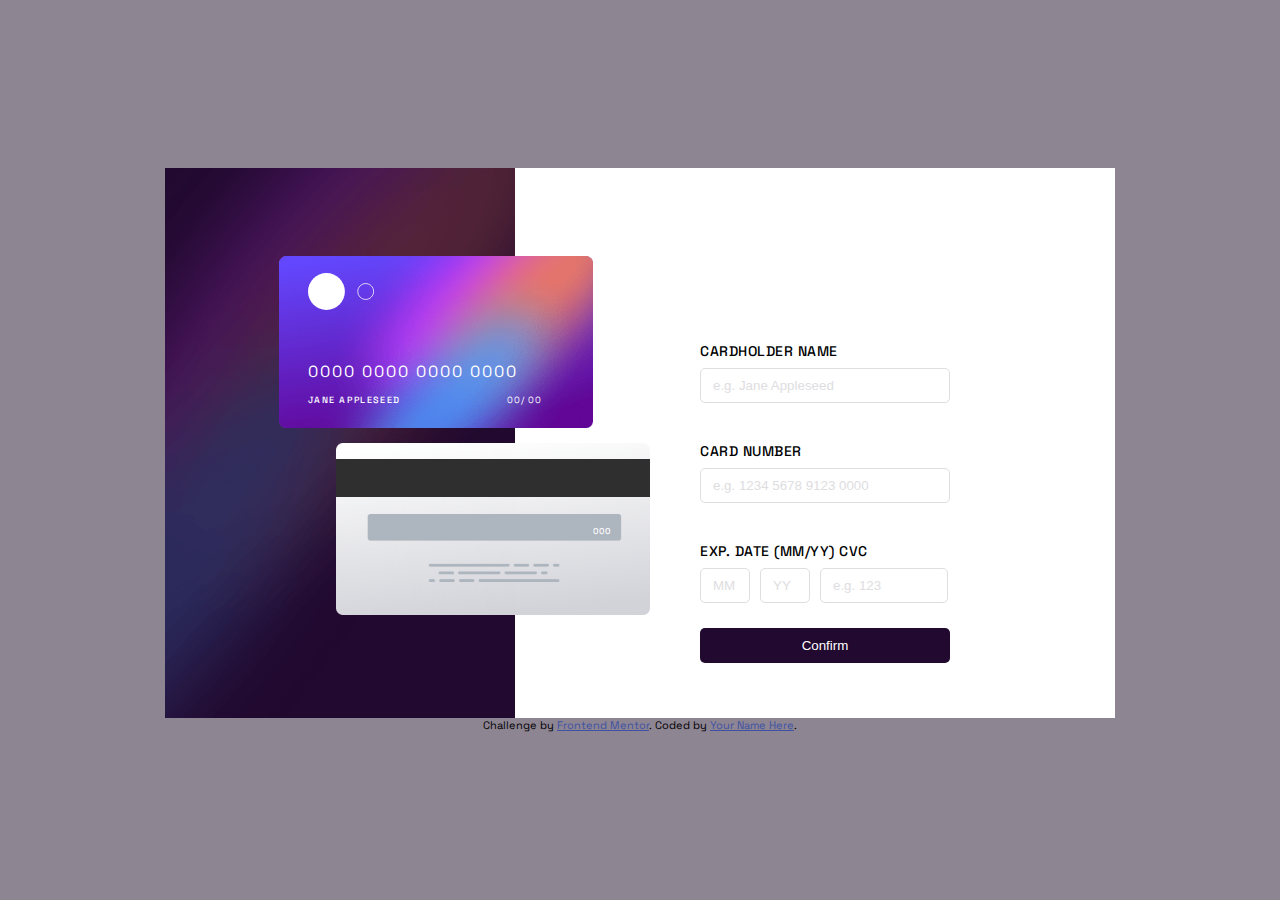
<file: interactive-card-details-form-main/index.html>
<!DOCTYPE html>
<html lang="en">
<head>
  <meta charset="UTF-8">
  <meta name="viewport" content="width=device-width, initial-scale=1.0"> <!-- displays site properly based on user's device -->

  <link rel="icon" type="image/png" sizes="32x32" href="./images/favicon-32x32.png">
  
  <title>Frontend Mentor | Interactive card details form</title>

  <!-- Feel free to remove these styles or customise in your own stylesheet 👍 -->
  <link rel="stylesheet" href="style.css">
</head>
<body>

  <div class="main_container">
    <div class="image_container">
      <img src="images\bg-main-mobile.png" id="img1" alt="" srcset="">
      <img src="images\bg-main-desktop.png" id="img2" alt="">
      <img src="images\bg-card-front.png" id="cardFront" alt="">
      <img src="images\bg-card-back.png" id="cardBack" alt="">
    </div>

    <!-- <picture>
    <source media="(min-width: 320px)" src="images\bg-main-mobile.png">
    </picture> -->

    <section>
      <div class="card_digit">
        <img src="images\card-logo.svg" class="logo" alt="">
        <p id="digit">0000 0000 0000 0000</p>
        <p id="cardName"> Jane Appleseed</p>
        <p id="data"><span  id="mmData">00</span>/ <span id="yyData">00</span></p>
          <p class="backDigit">
            000
          </p>
    </div>
    
      <div class="form_container">
       <form action="" class="form">

        <div class="container">
          <label for="name">Cardholder Name</label>
          <br>
        <input type="text" id="nameInput" placeholder="e.g. Jane Appleseed">
        <p id="error_message">Error</p>  
      </div>
        
        <div class="container">
          <label for="">Card Number</label>
          <br>
          <input type="number" id="cardNumberInput" placeholder="e.g. 1234 5678 9123 0000" onKeyDown="if(this.value.length==16) return false;" >    
          <p id="error_message">Error</p>  
        </div>

        <div class="container">
          <label for="number"> Exp. Date (MM/YY)
            <span>CVC</span></label>
            <div class="special">
              <input type="number" id="mm" placeholder="MM" onKeyDown="if(this.value.length==2) return false;" >
              <input type="number" id="yy" placeholder="YY" onKeyDown="if(this.value.length==2) return false;">
              <input type="number" id="num" placeholder="e.g. 123" onclick="if(this.value.length==3) return false;" >
              <br><br>
              <p id="error_message">Error</p>  
            </div>
        </div>
       
        <button type="submit" id="submitBtn">Confirm</button>
       </form>

      </div>
    
      <!-- Completed state start -->
    
     <div class="complete hidden" id="complete">
      <img src="images\icon-complete.svg" alt="">
        <h1>Thank you!</h1>
        <p>We've added your card details</p>
        <button type="submit" id="ContinueBtn" >Continue</button>
     </div>
    </section>
      
  </div>
  <div class="attribution">
    Challenge by <a href="https://www.frontendmentor.io?ref=challenge" target="_blank">Frontend Mentor</a>. 
    Coded by <a href="#">Your Name Here</a>.
  </div>
</body>
</html>
</file>
<file: interactive-card-details-form-main/style.css>
@import url('https://fonts.googleapis.com/css2?family=Space+Grotesk:wght@500&display=swap');

:root{
    --white: #fff;
    --linear-gradient: #6448fe to #600594;
    --red-error: #ff5252;
    --light-grayish-violet: #dedddf;
    --dark-grayish-violet: #8e8593;
    --very-dark-violet: #21092f;
}

*{
    margin: 0;
    padding: 0;
    box-sizing: border-box;
}

img{
    max-width: 100%;
    object-fit: contain;
}

body{
    font-family: 'Space Grotesk', sans-serif;
    background-color: var(--dark-grayish-violet);
    display: flex;
    justify-content: center;
    align-items: center;
    flex-direction: column;
    height: 100vh;
    position: relative;
}

#error_message{
    color: red;
    font-size: 14px;
    visibility: hidden;
}

.main_container{
    background-color: var(--white);
    width: 320px;
    position: relative;
    height: 100vh;
}

.image_container #img2{
    display: none;
}

.image_container #cardBack{
    position: absolute;
    top: 7%;
    right: 5%;
    width: 73%;
}

.image_container #cardFront{
    position: absolute;
    top: 20.5%;
    left: 7%;
    z-index: 2;
    width: 73%;
    
}

.backDigit{
    position: absolute;
    top: 18%;
    right: 14%;
    color: var(--white);
    font-size: 8.5px;
    font-weight: 500;
    letter-spacing: 1px;
} 

.logo{
    position: absolute;
    top: 21.5%;
    left: 13%;
    z-index: 2;
    width: 14%;
}

#digit{
    position: absolute;
    top: 31%;
    left: 13%;
    z-index: 2;
    letter-spacing: 1.5px;
    color: var(--white);
}

#cardName{
    position: absolute;
    top: 36%;
    left: 13%;
    z-index: 2;
    font-size: 9px;
    text-transform: uppercase;
    letter-spacing: 1.6px;
    font-weight: 500;
    color: var(--white);
}

#data{
    position: absolute;
    top: 36%;
    right: 23%;
    z-index: 2;
    font-size: 9px;
    color: var(--white);
    letter-spacing: 1px;
}

.form_container{
    padding-top: 15px;
    margin: 25px;
}

.container{
    padding-top: 10px;
}

.container .special{
    display: flex;
}

.container .special input {
    width: 50px;
    margin-right: 10px;
}

.container #num{
    width: 128px;
}

input{
    width: 250px;
    height: 35px;
    outline: none;
    border: 0.5px solid var(--light-grayish-violet);
    border-radius: 5px;
    margin-top: 5px;
    padding-left: 12px;
}

input[type="number"]::-webkit-inner-spin-button,
input[type="number"]::-webkit-outer-spin-button{
    -webkit-appearance: none;
    margin: 0;
}


::-webkit-input-placeholder{
    color: var(--light-grayish-violet);
}

label{
    text-transform: uppercase;
    letter-spacing: 0.5px;
    font-size: 14px;
    font-weight: 500;
}

button{
    background-color: var(--very-dark-violet);
    color: var(--white);
    width: 250px;
    height: 35px;
    margin-top: 17px;
    border: none;
    border-radius: 5px;
    cursor: pointer;
}

#complete{
    position: absolute;
    top: 49%;
    left: 0;
    width: 350px;
    text-align: center;
    display: none;
}

.attribution {
   font-size: 11px; text-align: center; 
}

.attribution a { 
    color: hsl(228, 45%, 44%); 
}

@media screen and (min-width: 1024px){
    .main_container{
        display: grid;
        grid-template-columns: 350px 600px;
        width: 950px;
        height: 550px;
        position: relative;
        overflow: hidden;
    }

    #img1{
        display: none;
    }

    .image_container #img2{
        display: block;
        width: 100%;
    }

    .image_container #cardFront{
        width: 33%;
        top: 16%;
        left: 12%;
    }

    .image_container #cardBack{
        width: 33%;
        left: 18%;
        top: 50%;
    }  

    .logo{
        width: 7%;
        top: 19%;
        left: 15%;
    }

    #digit{
        top: 35%;
        left: 15%;
        letter-spacing: 2px;
    }

    #cardName{
        top: 41%;
        left: 15%;
    }

    #data{
        top: 41%;
        left: 36%;
    }

    .backDigit{
        top: 65%;
        left: 45%;
    }

    .form_container{
        padding-top: 8rem;
        padding-left: 10rem;
    }

    .container{
        padding-top: 19px;
    }

    input{
        margin-top: 7px;
    }

    button{
        height: 35px;
        margin-top: 25px;
    }

    .complete{
        width: 350px;
        display: flex;
        flex-direction: column;
        align-items: center;
        justify-content: center;
        gap: 1.5rem;
        position: absolute;
        top: 28%;
        right: 7%;
    }

    .complete h1{
        letter-spacing: 3px;
        text-transform: uppercase;
    }

    .complete p{
        font-size: 15px;
        color: var(--dark-grayish-violet);
    }

    #complete{
        display: none;
    }
}
</file>
